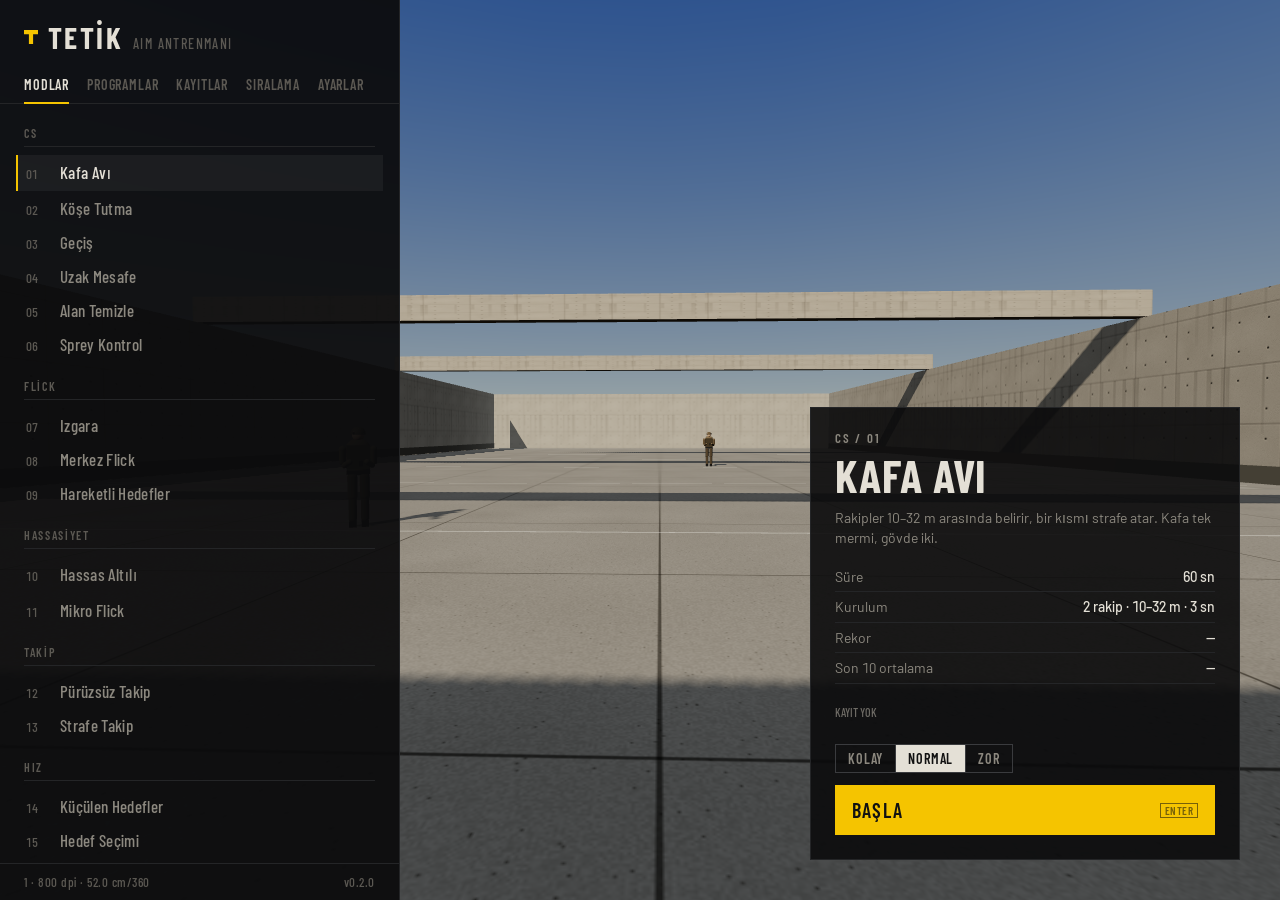
<file: index.html>
<!doctype html>
<html lang="tr">
<head>
  <meta charset="utf-8">
  <title>Tetik Aim</title>
  <!-- GitHub Pages serves the repo root; the game lives in web/. -->
  <meta http-equiv="refresh" content="0; url=web/">
  <link rel="canonical" href="web/">
  <script>location.replace('web/' + location.search + location.hash);</script>
</head>
<body style="background:#0d1117;color:#e6ebf2;font-family:system-ui;text-align:center;padding-top:20vh">
  <p>Yönlendiriliyor… <a href="web/" style="color:#ffb020">Oyunu aç</a></p>
</body>
</html>
</file>
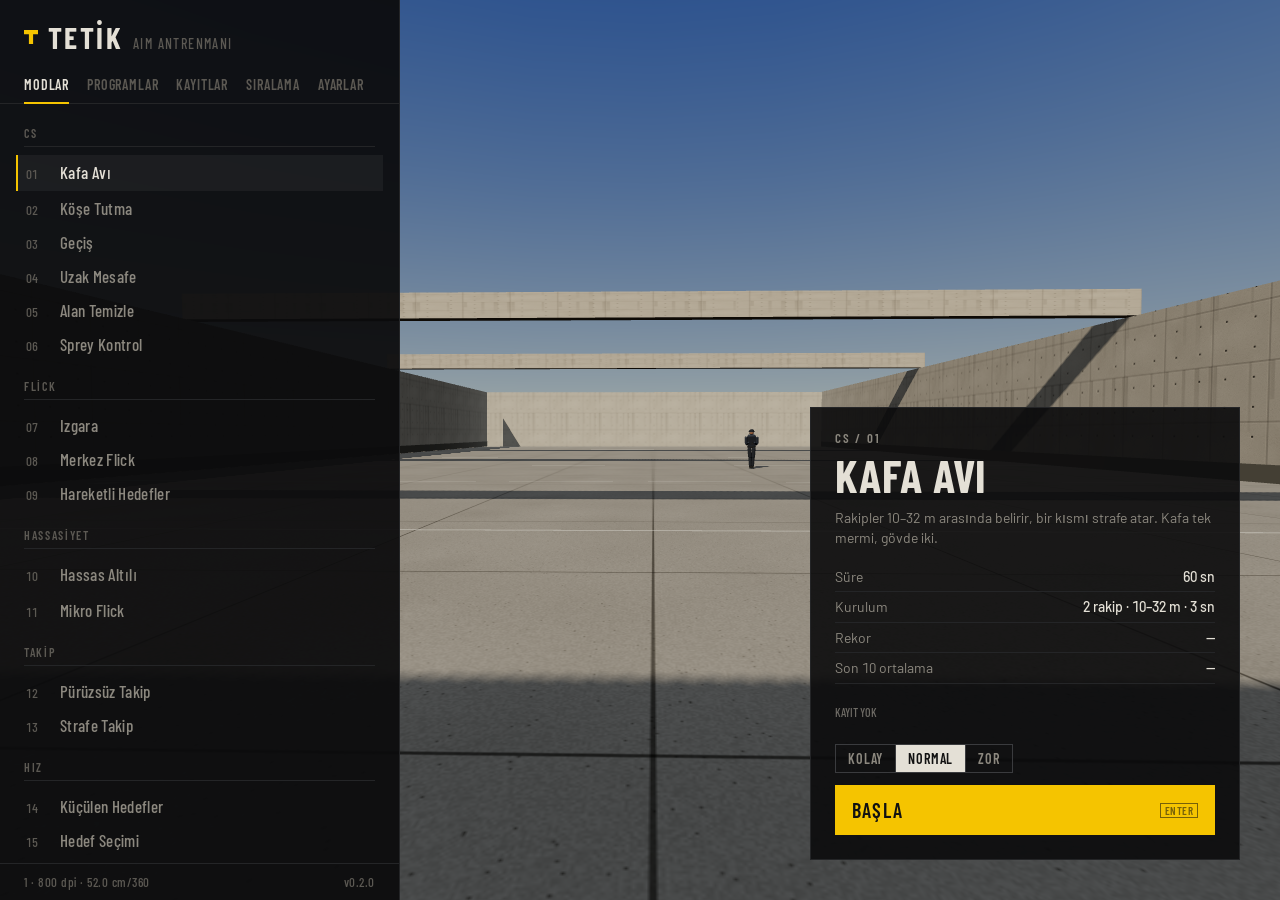
<file: web/index.html>
<!doctype html>
<html lang="tr">
<head>
  <meta charset="utf-8">
  <meta name="viewport" content="width=device-width, initial-scale=1, maximum-scale=1, user-scalable=no, viewport-fit=cover">
  <meta name="theme-color" content="#0d0d0e">
  <meta name="mobile-web-app-capable" content="yes">
  <title>Tetik · aim antrenmanı</title>
  <link rel="icon" href="favicon.png">
  <link rel="manifest" href="manifest.webmanifest">
  <link rel="stylesheet" href="css/style.css">
</head>
<body>
  <canvas id="game"></canvas>
  <canvas id="crosshair"></canvas>

  <!-- In-game HUD -->
  <div id="hud" class="hidden">
    <div class="h-top">
      <div id="h-time" class="h-time">60.0</div>
      <div id="h-score" class="h-score">0</div>
    </div>
    <div class="h-bl">
      <div><span>İsabet</span><b id="h-acc">—</b></div>
      <div><span>Seri</span><b id="h-streak">0</b></div>
      <div><span id="h-hits-label">Vuruş</span><b id="h-hits">0</b></div>
    </div>
    <div id="h-extra" class="h-extra"></div>
    <div id="feed" class="feed"></div>
    <div id="center-msg" class="center-msg"></div>
    <div id="h-fps" class="h-fps hidden"></div>
    <button id="pause-btn" class="touch-only" aria-label="Duraklat">II</button>
    <button id="fire-btn" class="hidden" aria-label="Ateş">ATEŞ</button>
  </div>

  <div id="rotate" class="screen"><p>Cihazı yatay çevir.</p></div>

  <!-- Pause -->
  <div id="pause" class="screen hidden">
    <div class="pause">
      <h2>Duraklatıldı</h2>
      <p class="note" id="pause-note"></p>
      <button id="btn-resume" class="primary">Devam</button>
      <button id="btn-restart">Baştan başla <kbd>R</kbd></button>
      <button id="btn-end">Bitir ve sonucu gör</button>
      <button id="btn-quit">Menüye dön</button>
    </div>
  </div>

  <!-- Results -->
  <div id="results" class="screen hidden">
    <div class="res">
      <div class="res-top">
        <div>
          <div class="eyebrow" id="r-mode"></div>
          <div class="big" id="r-score">0</div>
          <div class="delta" id="r-delta"></div>
        </div>
        <div class="actions">
          <button id="r-next" class="primary hidden"></button>
          <button id="r-again">Tekrar <kbd>R</kbd></button>
          <button id="r-menu">Menü <kbd>Esc</kbd></button>
        </div>
      </div>
      <div id="r-program" class="hidden"></div>
      <div class="res-grid">
        <table class="kv" id="r-stats"></table>
        <div>
          <h6>Son 20 oyun</h6>
          <canvas id="r-chart"></canvas>
          <p class="note" id="r-note"></p>
        </div>
        <div>
          <h6>Sıralama <span id="r-backend"></span></h6>
          <div class="inline">
            <input id="r-name" maxlength="20" placeholder="takma ad" autocomplete="off" spellcheck="false">
            <button id="r-submit">Gönder</button>
          </div>
          <p class="note" id="r-submit-msg"></p>
          <table class="lb" id="r-lb"></table>
        </div>
      </div>
    </div>
  </div>

  <!-- Menu -->
  <div id="menu">
    <aside class="side" id="side">
      <header class="brand">
        <span class="mark" aria-hidden="true"></span>
        <span class="word">TETİK</span>
        <span class="sub">AIM ANTRENMANI</span>
      </header>
      <nav class="tabs" id="tabs">
        <button data-tab="modes" class="on">Modlar</button>
        <button data-tab="programs">Programlar</button>
        <button data-tab="records">Kayıtlar</button>
        <button data-tab="board">Sıralama</button>
        <button data-tab="settings">Ayarlar</button>
      </nav>

      <section class="pane" id="p-modes"></section>
      <section class="pane hidden" id="p-programs"></section>

      <section class="pane hidden" id="p-records">
        <div class="figures" id="rec-figures"></div>
        <table class="lb" id="rec-table"></table>
      </section>

      <section class="pane hidden" id="p-board">
        <div class="inline">
          <select id="b-mode"></select>
          <div class="seg" id="b-diff"></div>
        </div>
        <p class="note" id="b-backend"></p>
        <table class="lb" id="b-table"></table>
      </section>

      <section class="pane hidden form" id="p-settings">
        <h6>CS2'den al</h6>
        <p class="note">Nişangah kodunu (Ayarlar → Nişangah → Paylaş) ya da konsol komutlarını / config.cfg satırlarını yapıştır. Hassasiyet ve nişangah aynen aktarılır.</p>
        <textarea id="cs-import" rows="3" spellcheck="false" placeholder="CSGO-xxxxx-xxxxx-xxxxx-xxxxx-xxxxx&#10;sensitivity 1.25; cl_crosshairsize 2; cl_crosshairgap -2"></textarea>
        <div class="inline"><button id="cs-import-btn" class="primary">Aktar</button><span class="note" id="cs-import-msg"></span></div>

        <h6>Fare</h6>
        <label>sensitivity <input type="number" id="s-sens" step="0.01" min="0.01" max="20"></label>
        <label>DPI <input type="number" id="s-dpi" step="50" min="100" max="32000"></label>
        <p class="note" id="s-sens-info"></p>

        <h6>Nişangah</h6>
        <canvas id="xh-preview"></canvas>
        <label>Renk <span class="inline"><span class="seg" id="x-presets"></span><input type="color" id="x-color"></span></label>
        <label>cl_crosshairsize <span class="rng"><input type="range" id="x-size" min="0" max="10" step="0.5"><output id="x-size-v"></output></span></label>
        <label>cl_crosshairthickness <span class="rng"><input type="range" id="x-thick" min="0" max="3" step="0.1"><output id="x-thick-v"></output></span></label>
        <label>cl_crosshairgap <span class="rng"><input type="range" id="x-gap" min="-5" max="5" step="0.5"><output id="x-gap-v"></output></span></label>
        <label>Dış çizgi <input type="checkbox" id="x-outline"></label>
        <label>Orta nokta <input type="checkbox" id="x-dot"></label>
        <label>T şekli <input type="checkbox" id="x-t"></label>

        <h6>Oyun</h6>
        <label>Süre
          <select id="s-duration">
            <option value="30">30 sn</option>
            <option value="60">60 sn</option>
            <option value="90">90 sn</option>
          </select>
        </label>
        <label>Ortam
          <select id="s-theme">
            <option value="gun">Gündüz</option>
            <option value="gece">Gece</option>
            <option value="beyaz">Beyaz oda</option>
          </select>
        </label>
        <label>Grafik
          <select id="s-quality">
            <option value="high">Yüksek</option>
            <option value="medium">Orta</option>
            <option value="low">Düşük (gölge yok)</option>
          </select>
        </label>
        <label>Ses <span class="rng"><input type="range" id="a-master" min="0" max="1" step="0.05"><output id="a-master-v"></output></span></label>

        <details class="adv">
          <summary>Gelişmiş</summary>
          <h6>Fare ve görüş</h6>
          <label>Ham girdi (ivme kapalı) <input type="checkbox" id="s-raw"></label>
          <label>Görüş alanı
            <select id="s-fovmode">
              <option value="cs2">CS2 (4:3'te 90°)</option>
              <option value="custom">Özel</option>
            </select>
          </label>
          <label id="s-fov-wrap">Yatay FOV <span class="rng"><input type="range" id="s-fov" min="60" max="130" step="1"><output id="s-fov-v"></output></span></label>
          <h6>Nişangah</h6>
          <label>Dış çizgi kalınlığı <span class="rng"><input type="range" id="x-olt" min="0.5" max="3" step="0.5"><output id="x-olt-v"></output></span></label>
          <label>Saydamlık <span class="rng"><input type="range" id="x-alpha" min="0.2" max="1" step="0.05"><output id="x-alpha-v"></output></span></label>
          <label>Vuruş işareti <input type="checkbox" id="x-hitmarker"></label>
          <h6>Görüntü</h6>
          <label>Silah modeli <input type="checkbox" id="s-viewmodel"></label>
          <label>Çözünürlük ölçeği <span class="rng"><input type="range" id="s-scale" min="0.5" max="1" step="0.05"><output id="s-scale-v"></output></span></label>
          <label>Hedef rengi <input type="color" id="s-tcolor"></label>
          <label>Hedef boyutu <span class="rng"><input type="range" id="s-tsize" min="0.6" max="1.5" step="0.05"><output id="s-tsize-v"></output></span></label>
          <label>Geri sayım <input type="checkbox" id="s-countdown"></label>
          <label>FPS göster <input type="checkbox" id="s-fps"></label>
          <h6>Ses</h6>
          <label>Silah <span class="rng"><input type="range" id="a-shot" min="0" max="1" step="0.05"><output id="a-shot-v"></output></span></label>
          <label>Vuruş sesi
            <select id="a-hit">
              <option value="tink">Tın</option>
              <option value="pop">Pop</option>
              <option value="click">Tık</option>
              <option value="off">Kapalı</option>
            </select>
          </label>
          <label>Ayak sesleri <input type="checkbox" id="a-steps"></label>
          <div class="inline"><button id="a-test">Sesi dene</button></div>
          <h6>Dokunmatik</h6>
          <label>Kontrol
            <select id="t-mode">
              <option value="tap">Dokunduğun yere ateş</option>
              <option value="drag">Sürükle + ateş butonu</option>
            </select>
          </label>
          <label>Sürükleme hassasiyeti <span class="rng"><input type="range" id="t-sens" min="0.05" max="0.6" step="0.01"><output id="t-sens-v"></output></span></label>
          <h6>Veri</h6>
          <div class="inline">
            <button id="s-reset">Ayarları sıfırla</button>
            <button id="s-wipe">Kayıtları sil</button>
          </div>
        </details>
      </section>

      <footer class="sidefoot" id="sidefoot"></footer>
    </aside>

    <div class="detail" id="detail">
      <div class="eyebrow" id="d-cat"></div>
      <h1 id="d-name"></h1>
      <p id="d-desc"></p>
      <table class="kv" id="d-spec"></table>
      <canvas id="d-spark"></canvas>
      <div class="seg" id="d-diff"></div>
      <button class="go" id="d-start">Başla <kbd>Enter</kbd></button>
    </div>
  </div>

  <div id="loading" class="screen"><span class="word">TETİK</span></div>

  <script>
    // Show startup errors instead of an endless loading screen.
    window.addEventListener('error', e => {
      const l = document.getElementById('loading');
      if (l && !l.classList.contains('hidden')) l.textContent = 'Başlatılamadı: ' + (e.message || e.error);
    });
  </script>
  <script type="module" src="js/main.js" onerror="dispatchEvent(new ErrorEvent('error', { message: 'js/main.js yüklenemedi' }))"></script>
</body>
</html>
</file>
<file: web/css/style.css>
/* Tetik — range terminal look: hard edges, hairlines, one signal colour. */

@font-face { font-family: 'Barlow Condensed'; font-weight: 500; font-display: swap; src: url(../fonts/barlow-condensed-latin-500-normal.woff2) format('woff2'); unicode-range: U+0000-00FF, U+2000-206F, U+20AC, U+2212; }
@font-face { font-family: 'Barlow Condensed'; font-weight: 500; font-display: swap; src: url(../fonts/barlow-condensed-latin-ext-500-normal.woff2) format('woff2'); unicode-range: U+0100-02AF, U+1E00-1EFF; }
@font-face { font-family: 'Barlow Condensed'; font-weight: 600; font-display: swap; src: url(../fonts/barlow-condensed-latin-600-normal.woff2) format('woff2'); unicode-range: U+0000-00FF, U+2000-206F, U+20AC, U+2212; }
@font-face { font-family: 'Barlow Condensed'; font-weight: 600; font-display: swap; src: url(../fonts/barlow-condensed-latin-ext-600-normal.woff2) format('woff2'); unicode-range: U+0100-02AF, U+1E00-1EFF; }
@font-face { font-family: 'Barlow Condensed'; font-weight: 700; font-display: swap; src: url(../fonts/barlow-condensed-latin-700-normal.woff2) format('woff2'); unicode-range: U+0000-00FF, U+2000-206F, U+20AC, U+2212; }
@font-face { font-family: 'Barlow Condensed'; font-weight: 700; font-display: swap; src: url(../fonts/barlow-condensed-latin-ext-700-normal.woff2) format('woff2'); unicode-range: U+0100-02AF, U+1E00-1EFF; }
@font-face { font-family: 'Barlow'; font-weight: 400; font-display: swap; src: url(../fonts/barlow-latin-400-normal.woff2) format('woff2'); unicode-range: U+0000-00FF, U+2000-206F, U+20AC, U+2212; }
@font-face { font-family: 'Barlow'; font-weight: 400; font-display: swap; src: url(../fonts/barlow-latin-ext-400-normal.woff2) format('woff2'); unicode-range: U+0100-02AF, U+1E00-1EFF; }
@font-face { font-family: 'Barlow'; font-weight: 500; font-display: swap; src: url(../fonts/barlow-latin-500-normal.woff2) format('woff2'); unicode-range: U+0000-00FF, U+2000-206F, U+20AC, U+2212; }
@font-face { font-family: 'Barlow'; font-weight: 500; font-display: swap; src: url(../fonts/barlow-latin-ext-500-normal.woff2) format('woff2'); unicode-range: U+0100-02AF, U+1E00-1EFF; }

:root {
  --bg: #0d0d0e;
  --side: rgba(12, 12, 13, 0.94);
  --line: #242527;
  --line2: #3a3b3e;
  --text: #e4e0d6;
  --dim: #8c887f;
  --faint: #5c5953;
  --acc: #f5c400;
  --bad: #e5484d;
  --good: #6cbf73;
  --cond: 'Barlow Condensed', 'Bahnschrift', 'Arial Narrow', sans-serif;
  --body: 'Barlow', 'Segoe UI', system-ui, sans-serif;
}

* { box-sizing: border-box; }
html, body { margin: 0; height: 100%; overflow: hidden; background: var(--bg); color: var(--text); font: 15px/1.4 var(--body); }
body { -webkit-user-select: none; user-select: none; -webkit-tap-highlight-color: transparent; }
canvas#game { position: fixed; inset: 0; width: 100%; height: 100%; display: block; touch-action: none; }
canvas#crosshair { position: fixed; inset: 0; width: 100%; height: 100%; pointer-events: none; z-index: 5; }
.hidden { display: none !important; }
code { font: 13px ui-monospace, Consolas, monospace; color: var(--text); }
kbd { font: 600 11px var(--cond); letter-spacing: .04em; border: 1px solid currentColor; padding: 0 4px; margin-left: 6px; opacity: .6; }

/* ---------------------------------------------------------------- controls */

button, select, input, textarea {
  font: inherit; color: var(--text); background: transparent;
  border: 1px solid var(--line2); border-radius: 0; padding: 6px 12px;
}
button {
  font: 600 14px var(--cond); text-transform: uppercase; letter-spacing: .06em;
  cursor: pointer;
}
button:hover { border-color: var(--text); }
button:active { background: #1b1b1d; }
button.primary { background: var(--acc); border-color: var(--acc); color: #111; }
button.primary:hover { background: #ffd51f; }
button:focus-visible, select:focus-visible, input:focus-visible { outline: 1px solid var(--acc); outline-offset: 1px; }
select { background: #141415; padding: 5px 8px; }
input[type=number] { width: 96px; background: #141415; text-align: right; font-variant-numeric: tabular-nums; }
input[type=color] { width: 44px; height: 28px; padding: 2px; background: #141415; }
input[type=checkbox] { accent-color: var(--acc); width: 16px; height: 16px; }
input[type=range] { accent-color: var(--acc); width: 140px; padding: 0; border: 0; }
textarea { width: 100%; background: #141415; resize: vertical; font: 13px ui-monospace, Consolas, monospace; -webkit-user-select: text; user-select: text; }
input { -webkit-user-select: text; user-select: text; }
.inline { display: flex; gap: 8px; align-items: center; flex-wrap: wrap; }
.note { color: var(--dim); font-size: 13px; margin: 6px 0; min-height: 1em; }

h6 {
  font: 600 12px var(--cond); text-transform: uppercase; letter-spacing: .14em; color: var(--faint);
  margin: 22px 0 8px; padding-bottom: 6px; border-bottom: 1px solid var(--line);
}
.eyebrow { font: 600 13px var(--cond); text-transform: uppercase; letter-spacing: .14em; color: var(--dim); }

/* segmented control */
.seg { display: inline-flex; border: 1px solid var(--line2); }
.seg button { border: 0; border-right: 1px solid var(--line2); padding: 5px 12px; color: var(--dim); }
.seg button:last-child { border-right: 0; }
.seg button.on { color: #111; background: var(--text); }

/* tables */
table { border-collapse: collapse; width: 100%; font-variant-numeric: tabular-nums; }
table.lb th { font: 600 11px var(--cond); text-transform: uppercase; letter-spacing: .12em; color: var(--faint); text-align: left; padding: 6px 8px 6px 0; border-bottom: 1px solid var(--line); }
table.lb td { padding: 5px 8px 5px 0; border-bottom: 1px solid var(--line); font-size: 14px; }
table.lb td.n, table.lb th.n { text-align: right; }
table.lb tr.me td { color: var(--acc); }
table.lb .muted { color: var(--faint); }
table.kv td { padding: 5px 0; border-bottom: 1px solid var(--line); font-size: 14px; }
table.kv td:first-child { color: var(--dim); }
table.kv td:last-child { text-align: right; font-weight: 500; }

/* ---------------------------------------------------------------- menu */

#menu { position: fixed; inset: 0; z-index: 10; pointer-events: none; }
#menu > * { pointer-events: auto; }
.side {
  position: absolute; top: 0; bottom: 0; left: 0; width: 400px;
  background: var(--side); border-right: 1px solid var(--line);
  display: flex; flex-direction: column;
}
.side.wide { width: min(760px, 100vw); }
.brand { display: flex; align-items: baseline; gap: 10px; padding: 22px 24px 14px; }
.brand .mark { width: 14px; height: 14px; background: var(--acc); align-self: center; clip-path: polygon(0 0, 100% 0, 100% 30%, 65% 30%, 65% 100%, 35% 100%, 35% 30%, 0 30%); }
.word { font: 700 30px/1 var(--cond); letter-spacing: .08em; }
.brand .sub { font: 500 14px var(--cond); color: var(--faint); letter-spacing: .1em; }
.tabs { display: flex; gap: 18px; padding: 0 24px; border-bottom: 1px solid var(--line); flex-wrap: wrap; }
.tabs button { border: 0; padding: 10px 0 9px; color: var(--faint); border-bottom: 2px solid transparent; margin-bottom: -1px; }
.tabs button:hover { color: var(--text); }
.tabs button.on { color: var(--text); border-bottom-color: var(--acc); }
.pane { flex: 1; overflow-y: auto; padding: 4px 24px 24px; scrollbar-width: thin; scrollbar-color: #333 transparent; }
.sidefoot { padding: 10px 24px; border-top: 1px solid var(--line); font: 500 13px var(--cond); color: var(--faint); letter-spacing: .04em; display: flex; justify-content: space-between; gap: 10px; }

.group h6 { margin-top: 18px; }
.row {
  display: grid; grid-template-columns: 26px 1fr auto; align-items: baseline; gap: 8px;
  width: 100%; text-align: left; border: 0; padding: 7px 10px 7px 8px; margin-left: -8px; width: calc(100% + 16px);
  font: 500 17px var(--cond); text-transform: none; letter-spacing: .02em; color: var(--dim);
  border-left: 2px solid transparent;
}
.row .n { font-size: 13px; color: var(--faint); font-variant-numeric: tabular-nums; }
.row .pb { font-size: 14px; color: var(--faint); font-variant-numeric: tabular-nums; }
.row:hover { color: var(--text); background: rgba(255, 255, 255, 0.03); }
.row.on { color: var(--text); background: rgba(255, 255, 255, 0.05); border-left-color: var(--acc); }
.row.on .pb { color: var(--dim); }

.detail {
  position: absolute; right: 40px; bottom: 40px; width: 430px;
  background: rgba(12, 12, 13, 0.9); border: 1px solid var(--line); padding: 22px 24px 24px;
}
.detail h1 { font: 700 46px/1 var(--cond); text-transform: uppercase; letter-spacing: .02em; margin: 6px 0 10px; }
.detail p { color: var(--dim); margin: 0 0 14px; font-size: 14px; }
.detail .kv { margin-bottom: 12px; }
#d-spark { width: 100%; height: 34px; display: block; margin: 4px 0 14px; }
.detail .seg { margin-bottom: 12px; }
.go { display: flex; justify-content: space-between; align-items: center; width: 100%; padding: 12px 16px; font-size: 20px; background: var(--acc); border-color: var(--acc); color: #111; }
.go:hover { background: #ffd51f; border-color: #ffd51f; }
.go kbd { opacity: .55; }
.steps { counter-reset: s; margin: 0 0 12px; padding: 0; list-style: none; }
.steps li { display: flex; justify-content: space-between; padding: 4px 0; border-bottom: 1px solid var(--line); font-size: 14px; color: var(--dim); }
.steps li b { color: var(--text); font-weight: 500; }

.figures { display: grid; grid-template-columns: repeat(3, 1fr); gap: 1px; background: var(--line); border: 1px solid var(--line); margin: 16px 0 6px; }
.figures div { background: #111112; padding: 10px 12px; }
.figures b { display: block; font: 700 26px var(--cond); font-variant-numeric: tabular-nums; }
.figures span { font: 600 11px var(--cond); text-transform: uppercase; letter-spacing: .12em; color: var(--faint); }

.form label { display: flex; justify-content: space-between; align-items: center; gap: 12px; padding: 5px 0; color: var(--dim); font-size: 14px; }
.form .rng { display: inline-flex; align-items: center; gap: 8px; }
.form output { width: 34px; text-align: right; font: 500 13px var(--cond); color: var(--text); font-variant-numeric: tabular-nums; }
.form details { margin: 8px 0; }
.form details.adv { margin-top: 22px; border-top: 1px solid var(--line); }
.form details.adv > summary { font: 600 13px var(--cond); text-transform: uppercase; letter-spacing: .12em; color: var(--dim); padding: 10px 0; }
.form label code, .form label { font-variant-numeric: tabular-nums; }
#x-presets button { width: 22px; height: 22px; padding: 0; border-right: 1px solid var(--line2); }
#x-presets button.on { outline: 2px solid var(--text); outline-offset: -4px; }
#cs-import { margin-bottom: 6px; }
.form summary { cursor: pointer; color: var(--dim); font-size: 14px; padding: 4px 0; }
#xh-preview { width: 100%; height: 110px; display: block; margin-bottom: 6px; background: #5d5b55; border: 1px solid var(--line); }

/* ---------------------------------------------------------------- screens */

.screen { position: fixed; inset: 0; z-index: 20; display: flex; align-items: center; justify-content: center; }
#loading { background: var(--bg); z-index: 50; color: var(--faint); }
#loading .word { color: var(--text); }
#pause { background: rgba(8, 8, 9, 0.72); }
.pause { display: flex; flex-direction: column; gap: 6px; width: 300px; }
.pause h2 { font: 700 34px var(--cond); text-transform: uppercase; margin: 0 0 12px; letter-spacing: .03em; }
.pause button { text-align: left; padding: 10px 14px; display: flex; justify-content: space-between; }

#results { background: rgba(9, 9, 10, 0.9); align-items: stretch; overflow-y: auto; }
.res { width: min(1180px, 94vw); margin: auto; padding: 36px 0; }
.res-top { display: flex; justify-content: space-between; align-items: flex-end; gap: 24px; border-bottom: 1px solid var(--line); padding-bottom: 18px; }
.big { font: 700 96px/0.9 var(--cond); font-variant-numeric: tabular-nums; margin-top: 6px; }
.delta { font: 600 16px var(--cond); letter-spacing: .04em; color: var(--dim); margin-top: 8px; }
.delta.up { color: var(--good); }
.delta.down { color: var(--bad); }
.actions { display: flex; gap: 8px; }
.actions button { padding: 10px 16px; }
.res-grid { display: grid; grid-template-columns: 1fr 1.2fr 1.2fr; gap: 36px; margin-top: 8px; }
#r-chart { width: 100%; height: 150px; display: block; }
#r-program table { margin-top: 16px; }
#r-name { flex: 1; min-width: 120px; background: #141415; }

/* ---------------------------------------------------------------- HUD */

#hud { position: fixed; inset: 0; pointer-events: none; z-index: 6; font-family: var(--cond); font-variant-numeric: tabular-nums; text-shadow: 0 1px 2px rgba(0, 0, 0, .8); }
.h-top { position: absolute; top: 14px; left: 0; right: 0; text-align: center; }
.h-time { font: 700 34px/1 var(--cond); }
.h-score { font: 600 18px var(--cond); color: var(--dim); margin-top: 2px; }
.h-bl { position: absolute; left: 22px; bottom: 18px; display: flex; gap: 22px; }
.h-bl div { display: flex; flex-direction: column; }
.h-bl span { font: 600 11px var(--cond); letter-spacing: .14em; text-transform: uppercase; color: var(--dim); }
.h-bl b { font: 700 26px/1.1 var(--cond); }
.h-extra { position: absolute; right: 24px; bottom: 18px; font: 700 26px var(--cond); }
.feed { position: absolute; right: 18px; top: 16px; display: flex; flex-direction: column; align-items: flex-end; gap: 3px; }
.feed div { background: rgba(0, 0, 0, .5); padding: 2px 10px; font: 600 15px var(--cond); letter-spacing: .04em; animation: feed 1.8s forwards; text-shadow: none; }
.feed .hs { color: var(--acc); }
.feed .bad { color: var(--bad); }
@keyframes feed { 0% { opacity: 0; transform: translateX(8px); } 8% { opacity: 1; transform: none; } 75% { opacity: 1; } 100% { opacity: 0; } }
.center-msg { position: absolute; top: 30%; left: 0; right: 0; text-align: center; font: 700 88px var(--cond); letter-spacing: .04em; }
.h-fps { position: absolute; left: 10px; top: 8px; font: 500 12px var(--cond); color: var(--good); }

/* ---------------------------------------------------------------- touch */

.touch-only { display: none; }
body.touch .touch-only { display: block; }
body.touch kbd { display: none; }
#pause-btn { position: absolute; top: max(10px, env(safe-area-inset-top)); left: max(10px, env(safe-area-inset-left)); pointer-events: auto; width: 46px; height: 46px; padding: 0; background: rgba(0, 0, 0, .45); border-color: var(--line2); font-size: 16px; }
#fire-btn { position: absolute; right: max(26px, env(safe-area-inset-right)); bottom: 26px; pointer-events: auto; width: 92px; height: 92px; border-radius: 50%; padding: 0; background: rgba(245, 196, 0, .35); border: 2px solid rgba(245, 196, 0, .8); color: #fff; touch-action: none; }
#fire-btn.down { background: rgba(245, 196, 0, .7); }
#rotate { display: none; z-index: 60; background: var(--bg); font: 600 22px var(--cond); text-transform: uppercase; letter-spacing: .06em; }
@media (orientation: portrait) { body.touch.playing #rotate { display: flex; } }

@media (max-width: 1100px) {
  .res-grid { grid-template-columns: 1fr 1fr; }
  .detail { width: 360px; right: 20px; bottom: 20px; }
  .detail h1 { font-size: 38px; }
}
@media (max-height: 560px), (max-width: 820px) {
  .side { width: 46vw; }
  .side.wide { width: 100vw; }
  .brand { padding: 12px 16px 8px; }
  .word { font-size: 24px; }
  .tabs, .pane, .sidefoot { padding-left: 16px; padding-right: 16px; }
  .tabs { gap: 12px; }
  .row { font-size: 15px; padding: 5px 8px; }
  .detail { width: 48vw; right: 10px; bottom: 10px; padding: 12px 14px; }
  .detail h1 { font-size: 28px; margin: 2px 0 6px; }
  .detail p, #d-spark { display: none; }
  .detail .kv td { padding: 3px 0; font-size: 13px; }
  .go { padding: 8px 12px; font-size: 17px; }
  .big { font-size: 64px; }
  .res { padding: 16px 0; }
  .res-grid { grid-template-columns: 1fr; gap: 16px; }
  .h-time { font-size: 26px; }
  .h-bl b, .h-extra { font-size: 20px; }
  .center-msg { font-size: 60px; }
}
</file>
